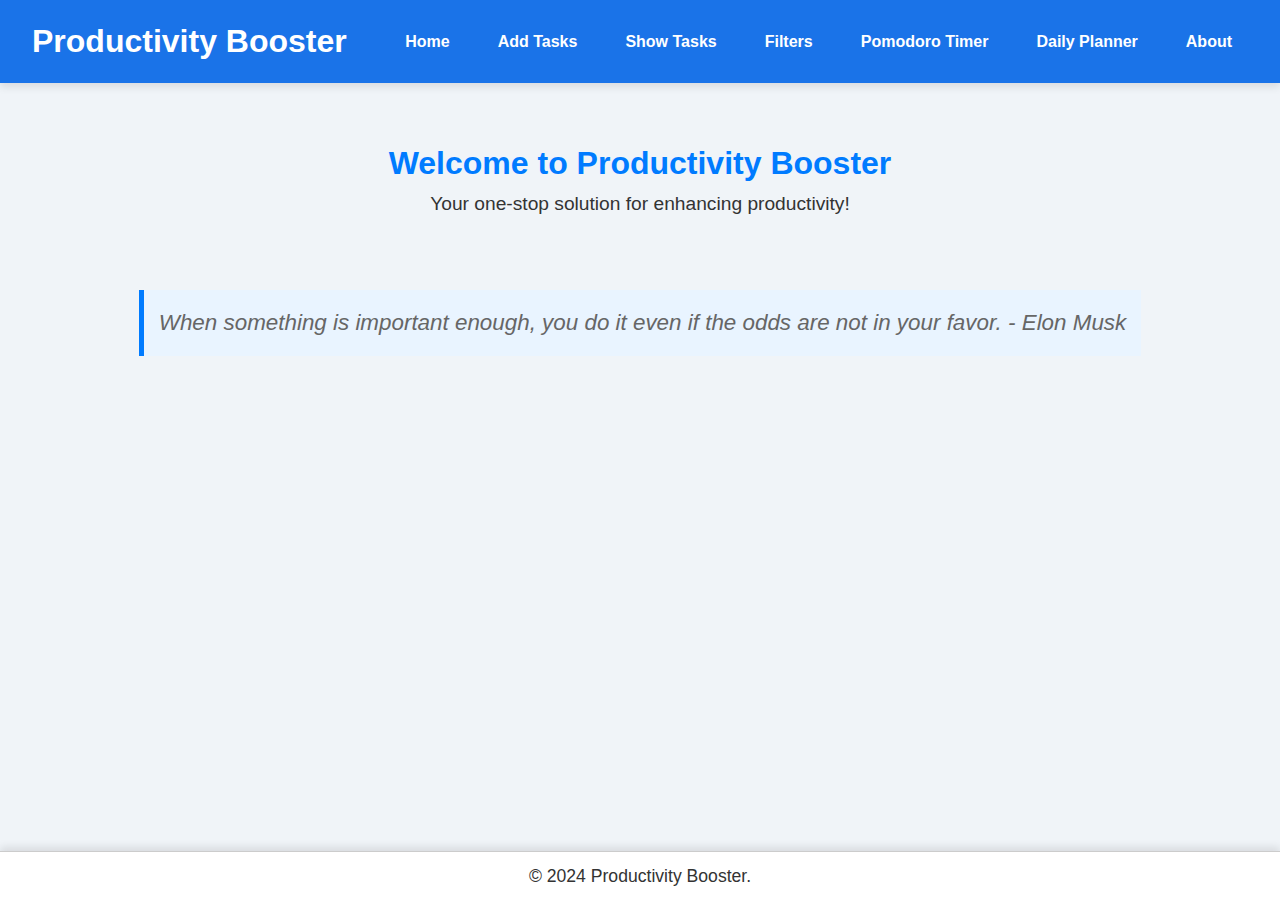
<file: index.html>
<!DOCTYPE html>
<html lang="en">
<head>
    <meta charset="UTF-8">
    <meta name="viewport" content="width=device-width, initial-scale=1.0">
    <title>Productivity Booster</title>
    <link rel="stylesheet" href="css/header-footer.css">
    <link rel="stylesheet" href="css/index.css">
</head>
<body>
    <!-- Header -->
    <header>
        <h1>Productivity Booster</h1>
        <nav>
            <ul>
                <li><a href="index.html">Home</a></li>
                <li><a href="tasks.html">Add Tasks</a></li>
                <li><a href="showtasks.html"> Show Tasks</a></li>
                <li><a href="filters.html">Filters</a></li>
                <li><a href="pomodoro.html">Pomodoro Timer</a></li>
                <li><a href="dailyPlanner.html"> Daily Planner</a></li>

                <li><a href="about.html">About</a></li>
                
            </ul>
        </nav>
    </header>

    <!-- Content for the home page -->
    <div class="main-container">
        <main>
            <h2>Welcome to Productivity Booster</h2>
            <p>Your one-stop solution for enhancing productivity!</p>
            <div id="quote" class="motivational-quote"></div>
        </main>
    </div>

    <!-- Footer -->
    <footer>
        <p>&copy; 2024 Productivity Booster. </p>
    </footer>

    <!-- Link to your JavaScript files -->
    <script src="js/index.js"></script>
</body>
</html>
</file>
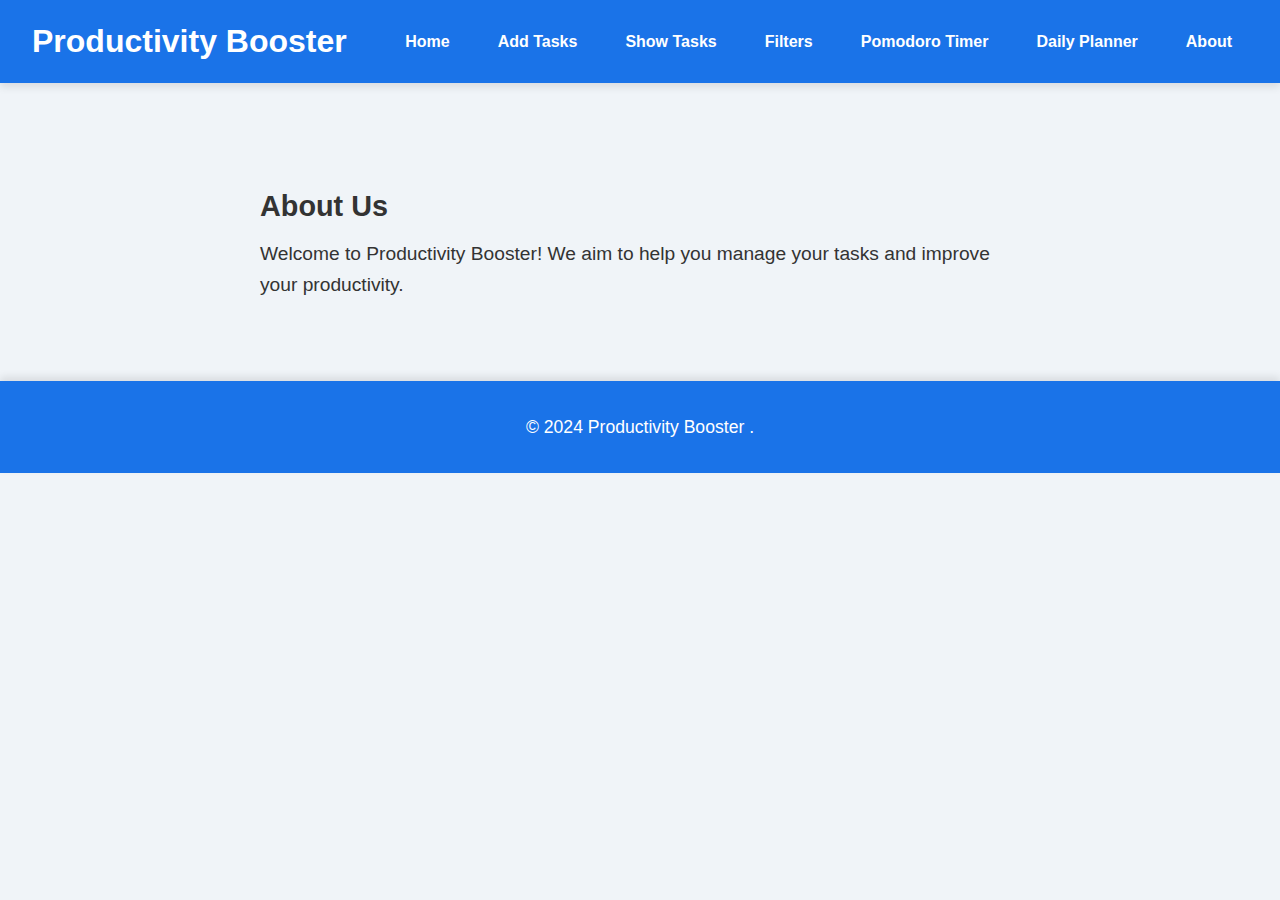
<file: about.html>
<!DOCTYPE html>
<html lang="en">
<head>
    <meta charset="UTF-8">
    <meta name="viewport" content="width=device-width, initial-scale=1.0">
    <title>About</title>
    <!-- <link rel="stylesheet" href="css/main.css"> -->
    <link rel="stylesheet" href="css/header-footer.css">
    <link rel="stylesheet" href="css/about.css">
</head>
<body>
    <!-- Header -->
    <header>
        <h1>Productivity Booster</h1>
        <nav>
            <ul>
                <li><a href="index.html">Home</a></li>
                <li><a href="tasks.html">Add Tasks</a></li>
                <li><a href="showtasks.html"> Show Tasks</a></li>
                <li><a href="filters.html">Filters</a></li>
                <li><a href="pomodoro.html">Pomodoro Timer</a></li>
                <li><a href="dailyPlanner.html"> Daily Planner</a></li>

                <li><a href="about.html">About</a></li>
                
            </ul>
        </nav>
    </header>

    <!-- Main Content -->
    <div class="main-container">
        <main>
            <h2>About Us</h2>
            <p>Welcome to Productivity Booster! We aim to help you manage your tasks and improve your productivity.</p>
        </main>
    </div>

    <!-- Footer -->
    <footer>
        <p>&copy; 2024 Productivity Booster .</p>
    </footer>

    <!-- Link to your JavaScript files -->
    <script src="js/main.js"></script>
    
</body>
</html>
</file>
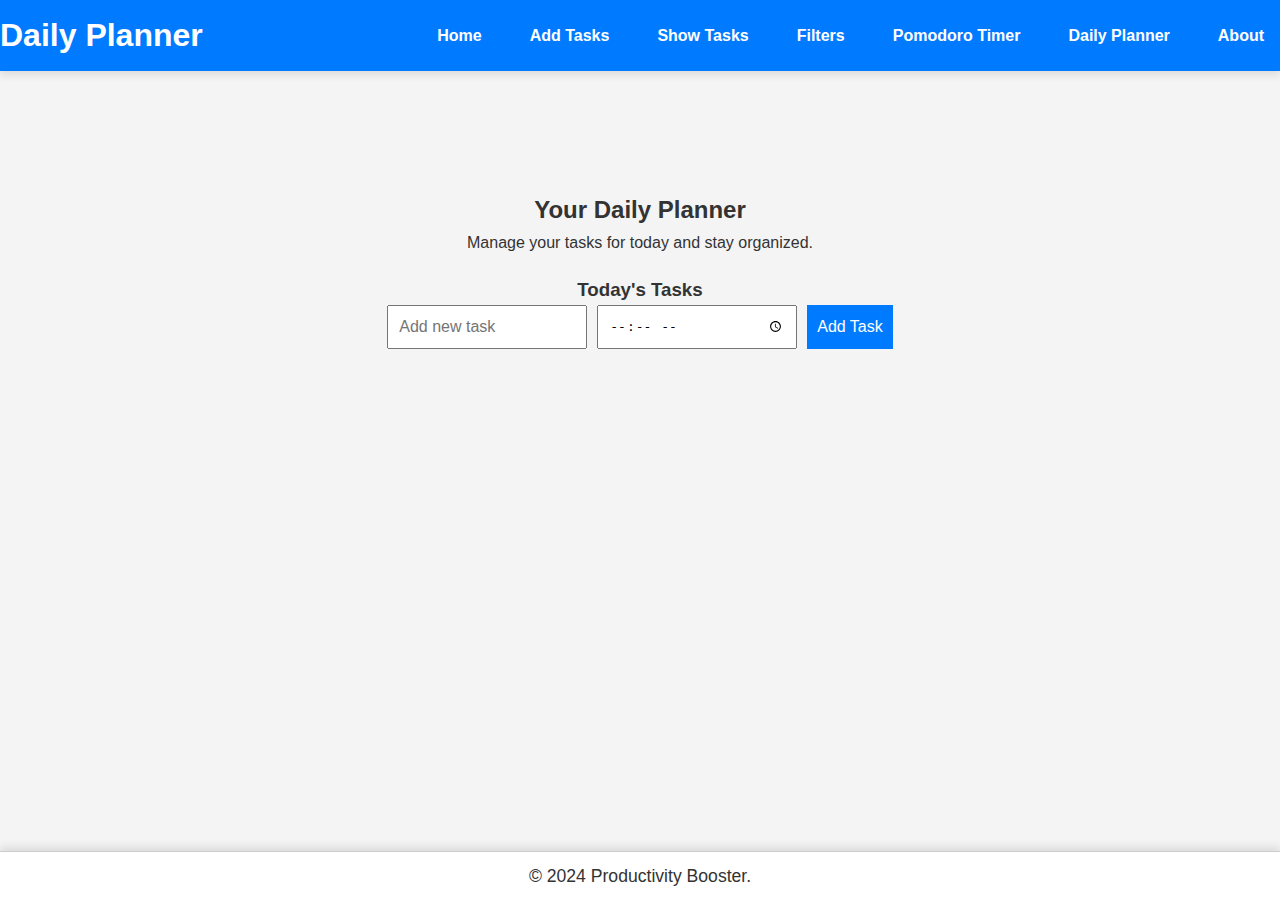
<file: dailyPlanner.html>
<!DOCTYPE html>
<html lang="en">
<head>
    <meta charset="UTF-8">
    <meta name="viewport" content="width=device-width, initial-scale=1.0">
    <title>Daily Planner</title>
    <link rel="stylesheet" href="css/header-footer.css">
    <link rel="stylesheet" href="css/dailyPlanner.css">
</head>
<body>
    <!-- Header -->
    <header>
        <h1>Daily Planner</h1>
        <nav>
            <ul>
                <li><a href="index.html">Home</a></li>
                <li><a href="tasks.html"> Add Tasks</a></li>
                <li><a href="showtasks.html"> Show Tasks</a></li>
                <li><a href="filters.html">Filters</a></li>
                <li><a href="pomodoro.html">Pomodoro Timer</a></li>
                <li><a href="dailyPlanner.html"> Daily Planner</a></li>

                <li><a href="about.html">About</a></li>
            </ul>
        </nav>
    </header>

    <!-- Content for the daily planner page -->
    <div class="main-container">
        <main>
            <h2>Your Daily Planner</h2>
            <p>Manage your tasks for today and stay organized.</p>
            
            <!-- Task Management Section -->
            <div class="task-manager">
                <h3>Today's Tasks</h3>
                <form id="task-form">
                    <input type="text" id="task-input" placeholder="Add new task" required>
                    <input type="time" id="task-deadline" required>
                    <button type="submit">Add Task</button>
                </form>
                <ul id="task-list"></ul>
            </div>
        </main>
    </div>

    <!-- Footer -->
    <footer>
        <p>&copy; 2024 Productivity Booster. </p>
    </footer>

    <!-- Link to your JavaScript files -->
    <script src="js/dailyPlanner.js"></script>
</body>
</html>
</file>
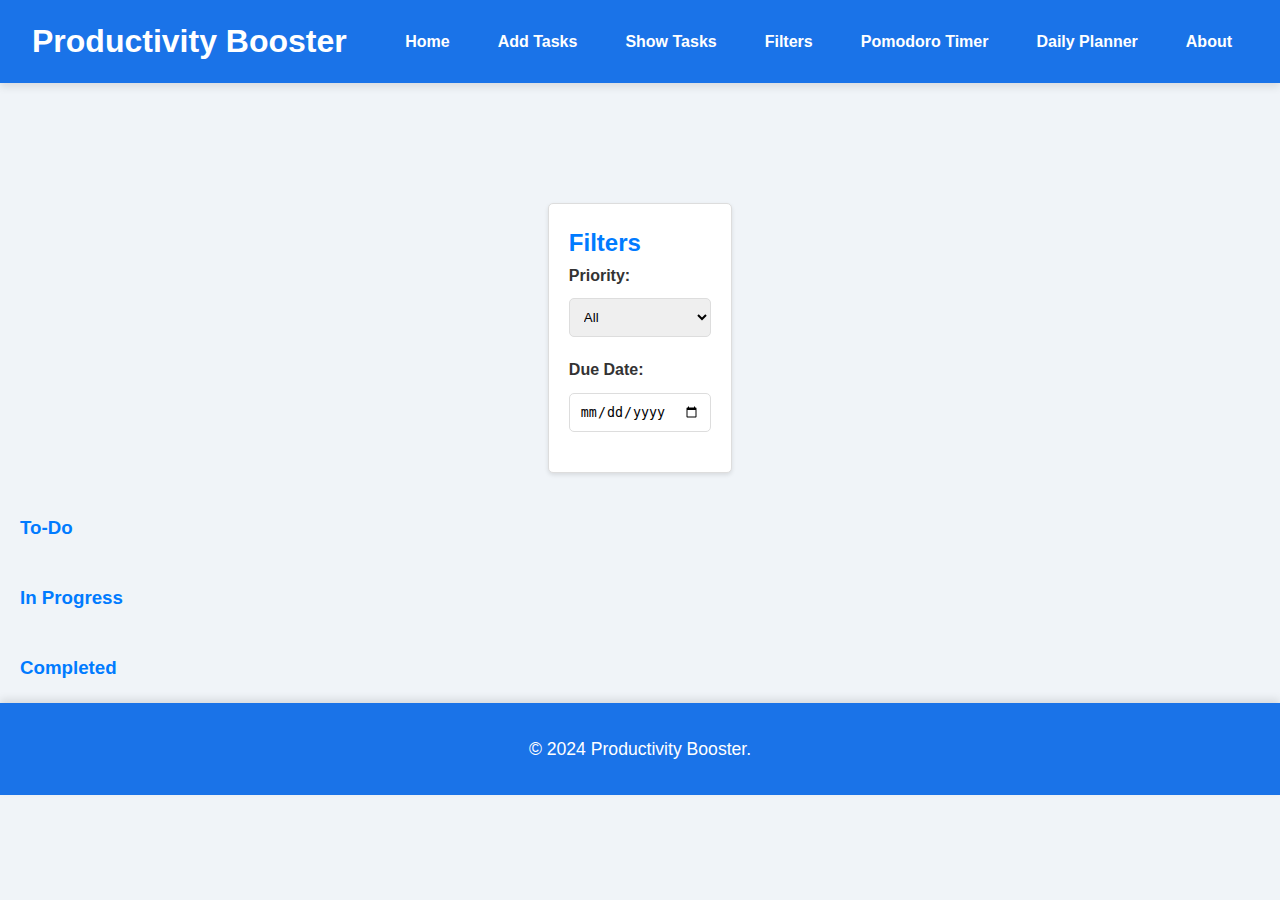
<file: filters.html>
<!DOCTYPE html>
<html lang="en">
<head>
    <meta charset="UTF-8">
    <meta name="viewport" content="width=device-width, initial-scale=1.0">
    <title>Filters</title>
    <link rel="stylesheet" href="css/filters.css">
    <link rel="stylesheet" href="css/header-footer.css">
    <!-- Link to your CSS file -->
</head>
<body>
    <!-- Header -->
    <header>
        <h1>Productivity Booster</h1>
        <nav>
            <ul>
                <li><a href="index.html">Home</a></li>
                <li><a href="tasks.html">Add Tasks</a></li>
                <li><a href="showtasks.html"> Show Tasks</a></li>
                <li><a href="filters.html">Filters</a></li>
                <li><a href="pomodoro.html">Pomodoro Timer</a></li>
                <li><a href="dailyPlanner.html"> Daily Planner</a></li>

                <li><a href="about.html">About</a></li>
            </ul>
        </nav>
    </header>

    <!-- Main Content -->
    <div class="main-container">
        <main>
            <section class="filters">
                <h2>Filters</h2>
                <label for="priorityFilter">Priority:</label>
                <select id="priorityFilter">
                    <option value="all">All</option>
                    <option value="high">High</option>
                    <option value="medium">Medium</option>
                    <option value="low">Low</option>
                </select>
                <label for="dateFilter">Due Date:</label>
                <input type="date" id="dateFilter">
            </section>

            <!-- Task Lists (Assuming this section exists on the Filters page) -->
            <section id="taskList">
                <div class="task-category" id="todo">
                    <h3>To-Do</h3>
                    <ul id="todoTasks"></ul>
                </div>
                <div class="task-category" id="inProgress">
                    <h3>In Progress</h3>
                    <ul id="inProgressTasks"></ul>
                </div>
                <div class="task-category" id="completed">
                    <h3>Completed</h3>
                    <ul id="completedTasks"></ul>
                </div>
            </section>
        </main>
    </div>

    <!-- Footer -->
    <footer>
        <p>&copy; 2024 Productivity Booster. </p>
    </footer>

    <!-- Link to your JavaScript files -->
    <script src="js/main.js"></script>
    
    <script src="js/filters.js"></script>
</body>
</html>
</file>
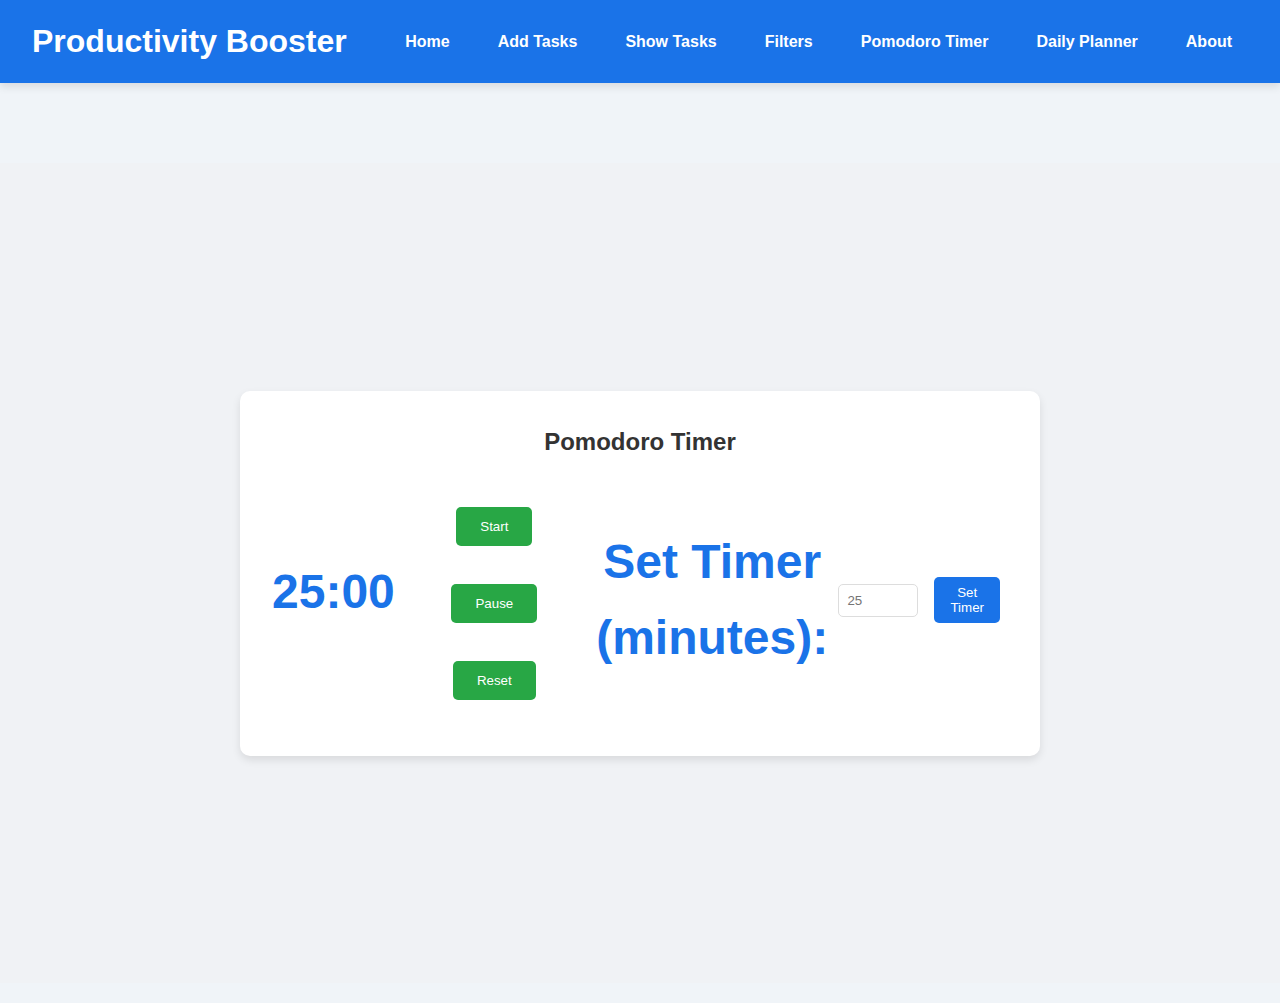
<file: pomodoro.html>
<!DOCTYPE html>
<html lang="en">
<head>
    <meta charset="UTF-8">
    <meta name="viewport" content="width=device-width, initial-scale=1.0">
    <title>Pomodoro Timer</title>
    <link rel="stylesheet" href="css/header-footer.css">
    <link rel="stylesheet" href="css/pomodoro.css">
</head>
<body>
    <!-- Header -->
    <header>
        <h1>Productivity Booster</h1>
        <nav>
            <ul>
                <li><a href="index.html">Home</a></li>
                <li><a href="tasks.html">Add Tasks</a></li>
                <li><a href="showtasks.html"> Show Tasks</a></li>
                <li><a href="filters.html">Filters</a></li>
                <li><a href="pomodoro.html">Pomodoro Timer</a></li>
                <li><a href="dailyPlanner.html"> Daily Planner</a></li>

                <li><a href="about.html">About</a></li>
            </ul>
        </nav>
    </header>

    <!-- Main Content -->
    <div class="main-container">
        <main>
            <section class="pomodoro">
                <h2>Pomodoro Timer</h2>
                <div class="timer">
                    <span id="timerDisplay">25:00</span>
                    <div>
                        <button id="startTimer">Start</button>
                        <button id="pauseTimer">Pause</button>
                        <button id="resetTimer">Reset</button>
                    </div>
                    <div>
                        <label for="timerInput">Set Timer (minutes):</label>
                        <input type="number" id="timerInput" min="1" placeholder="25">
                        <button id="setTimer">Set Timer</button>
                    </div>
                </div>
            </section>
        </main>
    </div>

    <!-- Link to your JavaScript files -->
    <script src="js/main.js"></script>
    
    <script src="js/pomodoro.js"></script>
</body>
</html>
</file>
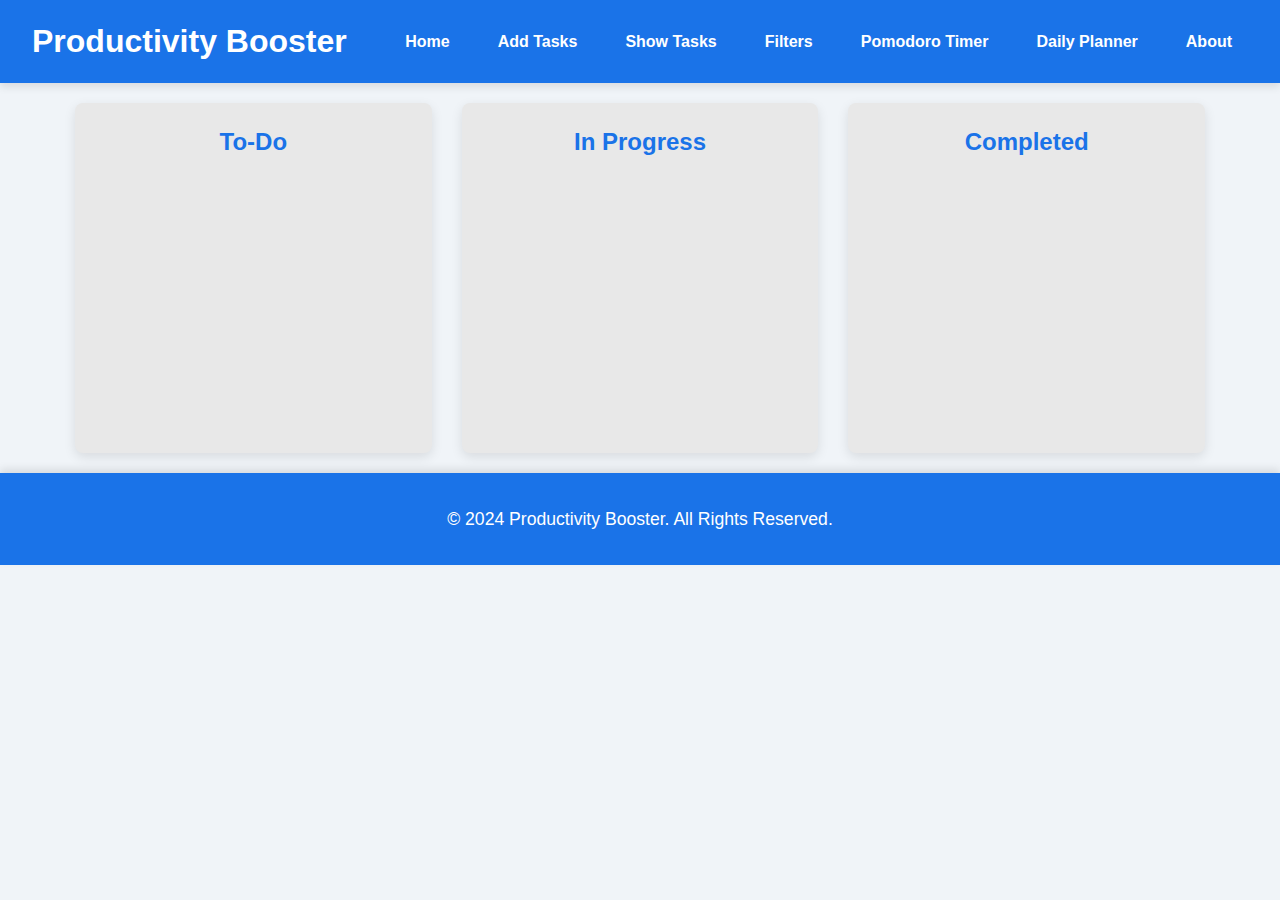
<file: showtasks.html>
<!DOCTYPE html>
<html lang="en">

<head>
    <meta charset="UTF-8">
    <meta name="viewport" content="width=device-width, initial-scale=1.0">
    <title>Show Tasks</title>
    <link rel="stylesheet" href="css/header-footer.css">
    <link rel="stylesheet" href="css/showtasks.css">
</head>

<body>
    <!-- Header -->
    <header>
        <h1>Productivity Booster</h1>
        <nav>
            <ul>
                <li><a href="index.html">Home</a></li>
                <li><a href="tasks.html">Add Tasks</a></li>
                <li><a href="showtasks.html"> Show Tasks</a></li>
                <li><a href="filters.html">Filters</a></li>
                <li><a href="pomodoro.html">Pomodoro Timer</a></li>
                <li><a href="dailyPlanner.html"> Daily Planner</a></li>

                <li><a href="about.html">About</a></li>
            </ul>
        </nav>
    </header>

    <!-- Main Content -->
    <div class="main-container">
        <main>
            <section id="taskCards">
                <div class="task-category" id="todoTasks">
                    <h2>To-Do</h2>
                    <ul></ul> <!-- To store tasks under this category -->
                </div>

                <div class="task-category" id="inProgressTasks">
                    <h2>In Progress</h2>
                    <ul></ul> <!-- To store tasks under this category -->
                </div>

                <div class="task-category" id="completedTasks">
                    <h2>Completed</h2>
                    <ul></ul> <!-- To store tasks under this category -->
                </div>
            </section>
        </main>
    </div>

    <!-- Footer -->
    <footer>
        <p>&copy; 2024 Productivity Booster. All Rights Reserved.</p>
    </footer>

    <!-- Link to your JavaScript files -->
    <script src="js/showtasks.js"></script>
</body>

</html>
</file>
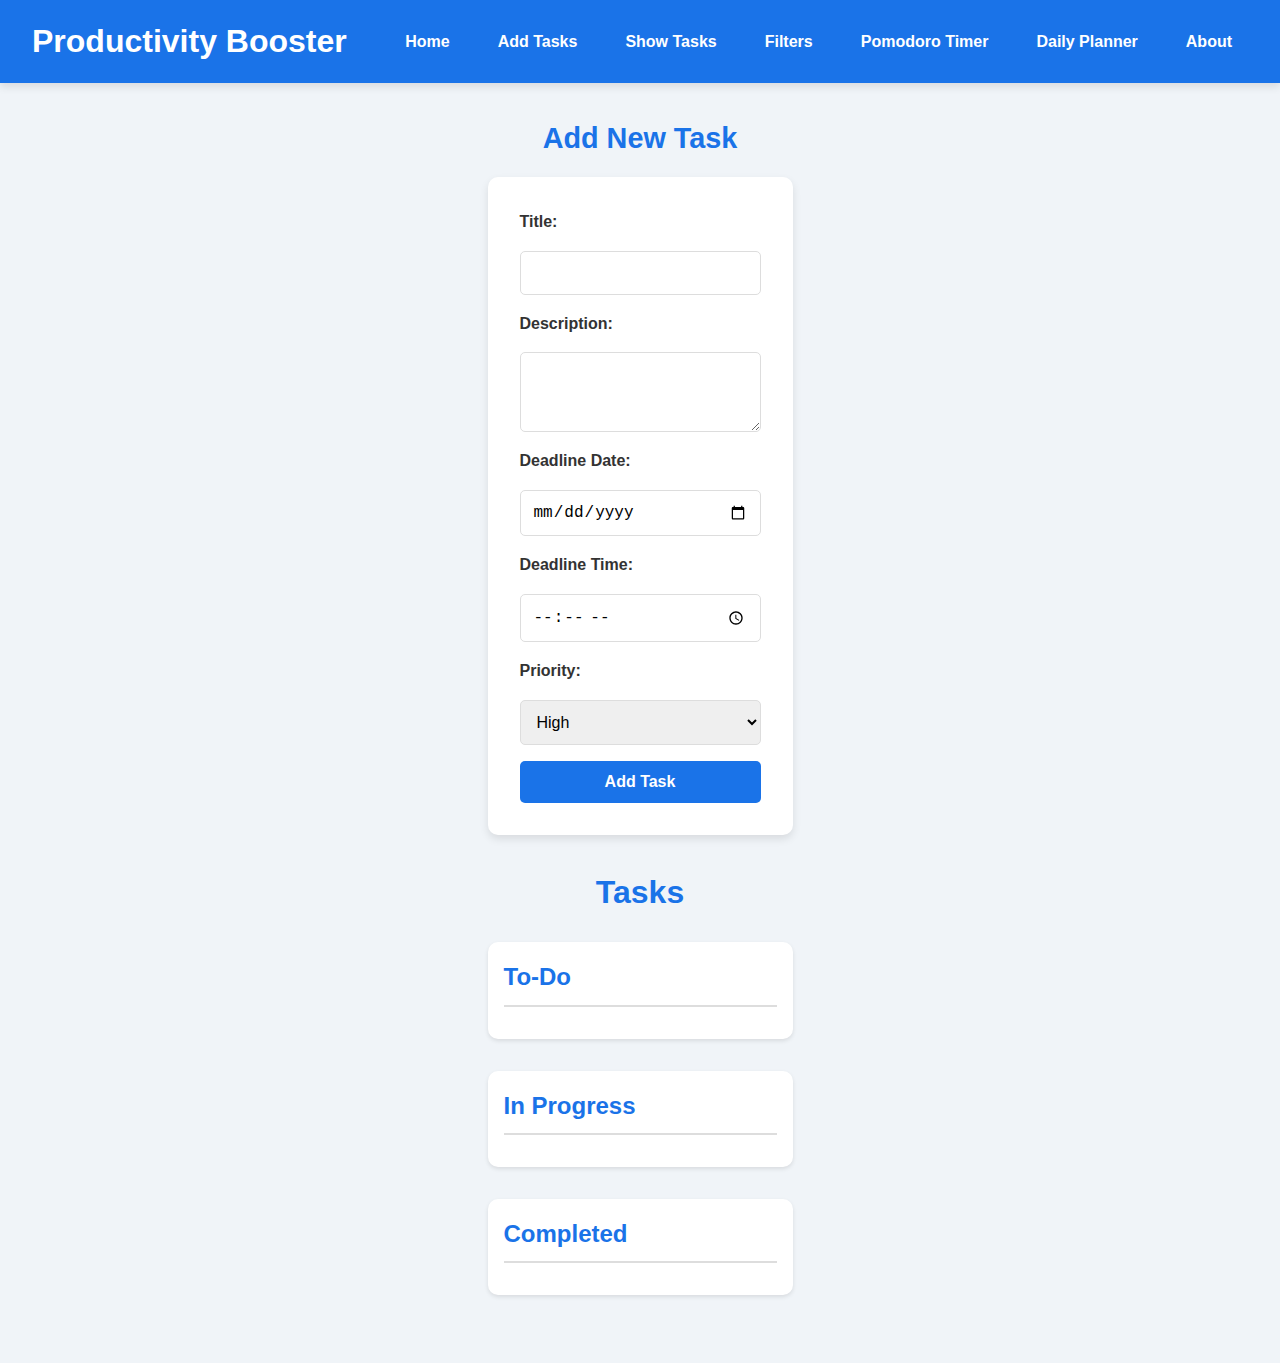
<file: tasks.html>
<!DOCTYPE html>
<html lang="en">
<head>
    <meta charset="UTF-8">
    <meta name="viewport" content="width=device-width, initial-scale=1.0">
    <title>Tasks</title>
    <link rel="stylesheet" href="css/header-footer.css">
    <link rel="stylesheet" href="css/tasks.css">

</head>
<body>
    <!-- Header -->
    <header>
        <h1>Productivity Booster</h1>
        <nav>
            <ul>
                <li><a href="index.html">Home</a></li>
                <li><a href="tasks.html">Add Tasks</a></li>
                <li><a href="showtasks.html"> Show Tasks</a></li>
                <li><a href="filters.html">Filters</a></li>
                <li><a href="pomodoro.html">Pomodoro Timer</a></li>
                <li><a href="dailyPlanner.html"> Daily Planner</a></li>

                <li><a href="about.html">About</a></li>
            </ul>
        </nav>
       
    </header>

    <!-- Main Content -->
    <div class="main-container">
        <main>
            <!-- Task Management Section -->
            <section id="taskInput">
                <h2>Add New Task</h2>
                <form id="taskForm">
                    <label for="taskTitle">Title:</label>
                    <input type="text" id="taskTitle" required>
                    <label for="taskDescription">Description:</label>
                    <textarea id="taskDescription" rows="3"></textarea>
                    <label for="taskDeadline">Deadline Date:</label>
                    <input type="date" id="taskDeadline">
                    <label for="taskDeadlineTime">Deadline Time:</label>
                    <input type="time" id="taskDeadlineTime">
                    <label for="taskPriority">Priority:</label>
                    <select id="taskPriority">
                        <option value="high">High</option>
                        <option value="medium">Medium</option>
                        <option value="low">Low</option>
                    </select>
                    <button type="submit">Add Task</button>
                </form>
            </section>

            <!-- Task List -->
            <section id="taskList">
                <h2>Tasks</h2>
                <div class="task-category" id="todo">
                    <h3>To-Do</h3>
                    <ul id="todoTasks"></ul>
                </div>
                <div class="task-category" id="inProgress">
                    <h3>In Progress</h3>
                    <ul id="inProgressTasks"></ul>
                </div>
                <div class="task-category" id="completed">
                    <h3>Completed</h3>
                    <ul id="completedTasks"></ul>
                </div>
            </section>
        </main>
    </div>

    <!-- Link to your JavaScript files -->
    <script src="js/main.js"></script>
    
    <script src="js/taskManagement.js"></script>
</body>
</html>
</file>
<file: css/index.css>
html, body {
    height: 100%; 
    margin: 0; 
    display: flex;
    flex-direction: column; 
}

.main-container {
    padding: 20px;
    text-align: center;
    flex: 1; 
}

main h2 {
    font-size: 2em;
    color: #007bff;
    padding-top: 35px;
}

main p {
    font-size: 1.2em;
    color: #333;
}

.motivational-quote {
    font-style: italic;
    font-size: 1.4em;
    color: #666;
    margin-top: 70px;
    padding: 15px;
    border-left: 5px solid #007bff;
    background-color: #e9f4ff;
    display: inline-block;
}

footer {
    text-align: center;
    background-color: #fff; 
    color: #333;
    padding: 10px 0;
    position: relative; 
    border-top: 1px solid #ccc;
}
</file>
<file: css/about.css>
/* Main Container and About Section styling */
.main-container {
    padding: 20px;
    max-width: 800px;
    margin: 80px auto 60px; /* Adding top and bottom margins to offset header and footer */
}

main h2 {
    font-size: 1.8em;
    margin-bottom: 10px;
}

main p {
    font-size: 1.2em;
    line-height: 1.6;
}
</file>
<file: css/dailyPlanner.css>
/* General body styling */
html, body {
    height: 100%;
    margin: 0;
    font-family: 'Arial', sans-serif;
    background-color: #f4f4f4;
    display: flex;
    flex-direction: column;
}

/* Header styling */
header {
    background-color: #007bff;
    color: white;
    padding: 10px 0;
    text-align: center;
}

/* Navigation styling */
nav ul {
    list-style-type: none;
    padding: 0;
    margin: 0;
}

nav ul li {
    display: inline;
}

nav ul li a {
    text-decoration: none;
    color: white;
    padding: 14px 20px;
    display: inline-block;
}

nav ul li a:hover, .active {
    background-color: #0056b3;
}

/* Main container styling */
.main-container {
    flex: 1; /* Ensures this section takes up remaining space */
    padding: 20px;
    margin-top: 100px;
    text-align: center;
}

/* Task manager styling */
.task-manager {
    margin-top: 20px;
}

#task-form {
    display: flex;
    justify-content: center;
    margin-bottom: 20px;
}

#task-input, #task-deadline {
    padding: 10px;
    font-size: 1em;
    width: 200px;
    margin-right: 10px;
}

#task-form button {
    padding: 10px;
    font-size: 1em;
    background-color: #007bff;
    color: white;
    border: none;
    cursor: pointer;
}

#task-form button:hover {
    background-color: #0056b3;
}

#task-list {
    list-style: none;
    padding: 0;
    text-align: left;
}

#task-list li {
    padding: 10px;
    border-bottom: 1px solid #ddd;
    display: flex;
    justify-content: space-between;
}

#task-list li.completed {
    text-decoration: line-through;
    color: #999;
}

#task-list button {
    background-color: red;
    color: white;
    border: none;
    padding: 5px 10px;
    cursor: pointer;
}

#task-list button:hover {
    background-color: darkred;
}

/* Footer styling */
footer {
    text-align: center;
    background-color: #fff;
    color: #333;
    padding: 10px 0;
    border-top: 1px solid #ccc;
}
</file>
<file: css/filters.css>
/* Main container styling */
.main-container {
    padding: 20px;
    margin-top: 100px; /* Ensure content is not hidden behind the header */
    text-align: center;
}

/* Filters section styling */
.filters {
    background-color: #ffffff;
    border: 1px solid #ddd;
    padding: 20px;
    border-radius: 5px;
    box-shadow: 0 2px 4px rgba(0, 0, 0, 0.1);
    display: inline-block;
    text-align: left;
}

.filters h2 {
    margin-top: 0;
    color: #007bff;
}

.filters label {
    display: block;
    margin-bottom: 10px;
    font-weight: bold;
}

.filters select, .filters input[type="date"] {
    width: 100%;
    padding: 10px;
    margin-bottom: 20px;
    border: 1px solid #ddd;
    border-radius: 5px;
    box-sizing: border-box;
}

/* Task list section styling */
.task-category {
    margin-top: 40px;
    text-align: left;
}

.task-category h3 {
    color: #007bff;
}

.task-category ul {
    list-style: none;
    padding: 0;
}

.task-category li {
    padding: 10px;
    border-bottom: 1px solid #ddd;
    display: flex;
    justify-content: space-between;
}

.task-category li button {
    background-color: #007bff;
    color: white;
    border: none;
    padding: 5px 10px;
    cursor: pointer;
    margin-left: 10px;
}

.task-category li button:hover {
    background-color: #0056b3;
}

.task-category li.completed {
    text-decoration: line-through;
    color: #999;
}
</file>
<file: css/showtasks.css>
/* General Styling */
body {
    font-family: 'Roboto', sans-serif;
    background-color: #f0f4f8;
    color: #333;
    margin: 0;
    padding: 0;
}

/* Main Container */
.main-container {
    padding: 20px;
    max-width: 1200px;
    margin: 0 auto;
}

/* Task Cards Container */
#taskCards {
    display: flex;
    justify-content: space-between;
    flex-wrap: wrap;
}

/* Task Categories */
.task-category {
    flex: 1;
    margin: 0 15px;
    padding: 20px;
    border-radius: 8px;
    background-color: #e8e8e8;
    min-height: 350px;
    box-shadow: 0 4px 12px rgba(0, 0, 0, 0.1);
    transition: all 0.3s ease;
}

.task-category:hover {
    box-shadow: 0 6px 20px rgba(0, 0, 0, 0.15);
}

.task-category h2 {
    text-align: center;
    color: #1a73e8;
    font-size: 1.5em;
    margin-bottom: 15px;
}

/* Task Cards */
.task-card {
    background-color: #fff;
    border: 1px solid #ddd;
    border-radius: 8px;
    padding: 20px;
    margin-bottom: 15px;
    box-shadow: 0 4px 12px rgba(0, 0, 0, 0.1);
    cursor: move;
    transition: transform 0.3s ease, box-shadow 0.3s ease;
}

.task-card:hover {
    transform: translateY(-5px);
    box-shadow: 0 6px 20px rgba(0, 0, 0, 0.15);
}

.task-card h3 {
    margin-top: 0;
    font-size: 1.25em;
    color: #007bff;
    margin-bottom: 8px;
}

.task-card p {
    margin: 5px 0;
    font-size: 0.95em;
    line-height: 1.6;
}

.task-card .priority {
    font-weight: bold;
    font-size: 1.05em;
}

.task-card .deadline {
    font-style: italic;
    color: #888;
    font-size: 0.9em;
}

/* Buttons */
.task-card .btn {
    display: inline-block;
    margin-top: 15px;
    padding: 8px 15px;
    color: #fff;
    background-color: #007bff;
    border: none;
    border-radius: 5px;
    cursor: pointer;
    text-align: center;
    transition: background-color 0.3s ease, transform 0.2s ease;
}

.task-card .btn:hover {
    background-color: #0056b3;
    transform: translateY(-2px);
}

.task-card .edit-btn {
    background-color: #28a745;
}

.task-card .edit-btn:hover {
    background-color: #218838;
}

.task-card .delete-btn {
    background-color: #dc3545;
}

.task-card .delete-btn:hover {
    background-color: #c82333;
}

/* Dragging Styles */
.task-card.dragging {
    opacity: 0.5;
}

.task-category.drag-over {
    background-color: #e0e7ff;
    border: 2px dashed #1a73e8;
}

/* Responsive Styles */
@media (max-width: 768px) {
    #taskCards {
        flex-direction: column;
    }

    .task-category {
        margin: 15px 0;
    }
}
</file>
<file: css/tasks.css>
/* Main Container */
.main-container {
    display: flex;
    flex-direction: column;
    align-items: center;
    padding: 2rem 1rem;
    margin: 0 auto;
    max-width: 1200px;
}

/* Task Input Form */
#taskInput {
    width: 100%;
    max-width: 800px;
    margin-bottom: 2rem;
}

#taskInput h2 {
    font-size: 1.8rem;
    color: #1a73e8;
    margin-bottom: 1rem;
    text-align: center;
}

#taskForm {
    background-color: white;
    padding: 2rem;
    border-radius: 10px;
    box-shadow: 0 4px 8px rgba(0, 0, 0, 0.1);
    display: flex;
    flex-direction: column;
    gap: 1rem;
}

#taskForm label {
    font-weight: bold;
    color: #333;
}

#taskForm input,
#taskForm textarea,
#taskForm select,
#taskForm button {
    padding: 0.75rem;
    border: 1px solid #ddd;
    border-radius: 5px;
    font-size: 1rem;
    width: 100%;
}

#taskForm input:focus,
#taskForm textarea:focus,
#taskForm select:focus {
    border-color: #1a73e8;
    box-shadow: 0 0 5px rgba(26, 115, 232, 0.5);
    outline: none;
}

#taskForm button {
    background-color: #1a73e8;
    color: white;
    font-weight: bold;
    border: none;
    cursor: pointer;
    transition: background-color 0.3s ease;
}

#taskForm button:hover {
    background-color: #1558c0;
}

/* Task List */
#taskList {
    width: 100%;
    max-width: 1200px;
}

#taskList h2 {
    font-size: 2rem;
    text-align: center;
    color: #1a73e8;
    margin-bottom: 1.5rem;
}

.task-category {
    background-color: white;
    border-radius: 10px;
    padding: 1rem;
    margin-bottom: 2rem;
    box-shadow: 0 2px 4px rgba(0, 0, 0, 0.1);
}

.task-category h3 {
    font-size: 1.5rem;
    color: #1a73e8;
    margin-bottom: 1rem;
    border-bottom: 2px solid #ddd;
    padding-bottom: 0.5rem;
}

.task-category ul {
    list-style: none;
    padding: 0;
    margin: 0;
}

.task-category ul li {
    background-color: #f9f9f9;
    padding: 1rem;
    border-radius: 10px;
    box-shadow: 0 2px 4px rgba(0, 0, 0, 0.1);
    margin-bottom: 1rem;
    transition: background-color 0.3s ease, transform 0.3s ease;
}

.task-category ul li:hover {
    background-color: #e3f2fd;
    transform: translateY(-5px);
}

.task-category ul li h4 {
    font-size: 1.25rem;
    font-weight: bold;
    color: #1a73e8;
}

.task-category ul li p {
    font-size: 1rem;
    color: #555;
}

.task-category ul li button {
    background-color: #1a73e8;
    color: white;
    border: none;
    padding: 0.5rem 1rem;
    border-radius: 5px;
    cursor: pointer;
    font-size: 0.9rem;
    transition: background-color 0.3s ease, transform 0.3s ease;
    margin-top: 0.5rem;
}

.task-category ul li button:hover {
    background-color: #1558c0;
    transform: translateY(-2px);
}

/* Responsive Design */
@media (max-width: 768px) {
    header nav ul {
        flex-direction: column;
        align-items: center;
        gap: 0.5rem;
    }

    .main-container {
        padding: 1rem;
    }

    #taskInput {
        max-width: 100%;
    }

    #taskList {
        max-width: 100%;
    }
}
</file>
<file: css/header-footer.css>
/* General Reset */
* {
    margin: 0;
    padding: 0;
    box-sizing: border-box;
}

/* Import Google Fonts */
@import url('https://fonts.googleapis.com/css2?family=Roboto:wght@400;500;700&display=swap');

/* Global Styles */
body {
    font-family: 'Roboto', sans-serif;
    background-color: #f0f4f8;
    color: #333;
    line-height: 1.6;
    overflow-x: hidden;
}

/* Header */
header {
    background-color: #1a73e8;
    color: white;
    padding: 1rem 2rem;
    box-shadow: 0 4px 8px rgba(0, 0, 0, 0.1);
    display: flex;
    justify-content: space-between;
    align-items: center;
}

header h1 {
    font-size: 2rem;
}

header nav ul {
    list-style: none;
    display: flex;
    gap: 1rem;
}

header nav ul li {
    position: relative; /* To position the underline */
}

header nav ul li a {
    text-decoration: none;
    color: white;
    font-weight: bold;
    padding: 0.5rem 1rem;
    border-radius: 5px;
    transition: background-color 0.3s ease, color 0.3s ease;
    display: inline-block;
}

header nav ul li a:hover,
header nav ul li a.active {
    background-color: #0c47a1;
    color: white;
}

/* Add underline animation */
header nav ul li a::after {
    content: '';
    position: absolute;
    width: 100%;
    height: 2px;
    background-color: #cfe2ff;
    bottom: -2px;
    left: 0;
    transform: scaleX(0);
    transition: transform 0.3s ease;
}

header nav ul li a:hover::after,
header nav ul li a.active::after {
    transform: scaleX(1);
}
/* Footer Styling */
footer {
    background-color: #1a73e8;
    color: white;
    padding: 2rem 0;
    text-align: center;
    position: relative;
    width: 100%;
    bottom: 0;
    box-shadow: 0 -4px 8px rgba(0, 0, 0, 0.1);
}

footer p {
    margin: 0;
    font-size: 1.1rem;
}

footer .social-icons {
    margin-top: 1rem;
    display: flex;
    justify-content: center;
    gap: 1rem;
}

footer .social-icons a {
    color: white;
    text-decoration: none;
    font-size: 1.5rem;
    transition: color 0.3s ease;
}

footer .social-icons a:hover {
    color: #cfe2ff;
}
</file>
<file: css/pomodoro.css>
/* General Reset */
* {
    margin: 0;
    padding: 0;
    box-sizing: border-box; /* Include padding and border in element's total width and height */
}

/* Main Container */
.main-container {
    display: flex;
    justify-content: center;
    align-items: center;
    margin-top: 80px; /* To offset the fixed header */
    margin-bottom: 20px; /* Provide space at the bottom */
    width: 100%; /* Utilize full width of the screen */
    padding: 20px; /* Add padding for better spacing */
    background-color: #f0f2f5; /* Light background for overall container */
    min-height: calc(100vh - 80px); /* Ensure the main container takes full viewport height minus header height */
    overflow-x: hidden; /* Prevent horizontal scrolling */
}

/* Timer Section */
.pomodoro {
    display: flex;
    flex-direction: column;
    align-items: center;
    background-color: #fff;
    padding: 2rem;
    border-radius: 10px;
    box-shadow: 0 4px 8px rgba(0, 0, 0, 0.1); /* Increased shadow for better depth */
    width: 100%;
    max-width: 800px; /* Maximum width for responsiveness */
    text-align: center; /* Center align the text */
    margin: auto; /* Center the section vertically */
}

.pomodoro .timer {
    font-size: 3rem; /* Larger font size for better visibility */
    font-weight: bold;
    color: #1a73e8;
    margin-bottom: 1rem; /* Add margin at the bottom */
}

/* Timer Control Buttons */
.pomodoro button {
    background-color: #28a745;
    color: #fff;
    border: none;
    padding: 0.75rem 1.5rem;
    border-radius: 5px;
    cursor: pointer;
    transition: background 0.3s ease;
    margin: 0 0.5rem; /* Margin between buttons */
}

.pomodoro button:hover {
    background-color: #218838;
}

/* Timer Input Section */
.pomodoro div:last-child {
    display: flex;
    align-items: center;
    justify-content: center;
    margin-top: 1rem;
}

.pomodoro label {
    font-weight: bold;
    color: #1a73e8;
    margin-right: 0.5rem;
}

.pomodoro input {
    padding: 0.5rem;
    border: 1px solid #ddd;
    border-radius: 5px;
    width: 80px;
    margin-right: 0.5rem;
}

.pomodoro #setTimer {
    background-color: #1a73e8;
    color: #fff;
    border: none;
    padding: 0.5rem 1rem;
    border-radius: 5px;
    cursor: pointer;
    transition: background 0.3s ease;
}

.pomodoro #setTimer:hover {
    background-color: #1558c0;
}

@media (max-width: 768px) {
    .main-container {
        flex-direction: column;
        align-items: center;
    }

    .pomodoro {
        max-width: 100%;
    }

    .pomodoro div:last-child {
        flex-direction: column;
    }
}
</file>
